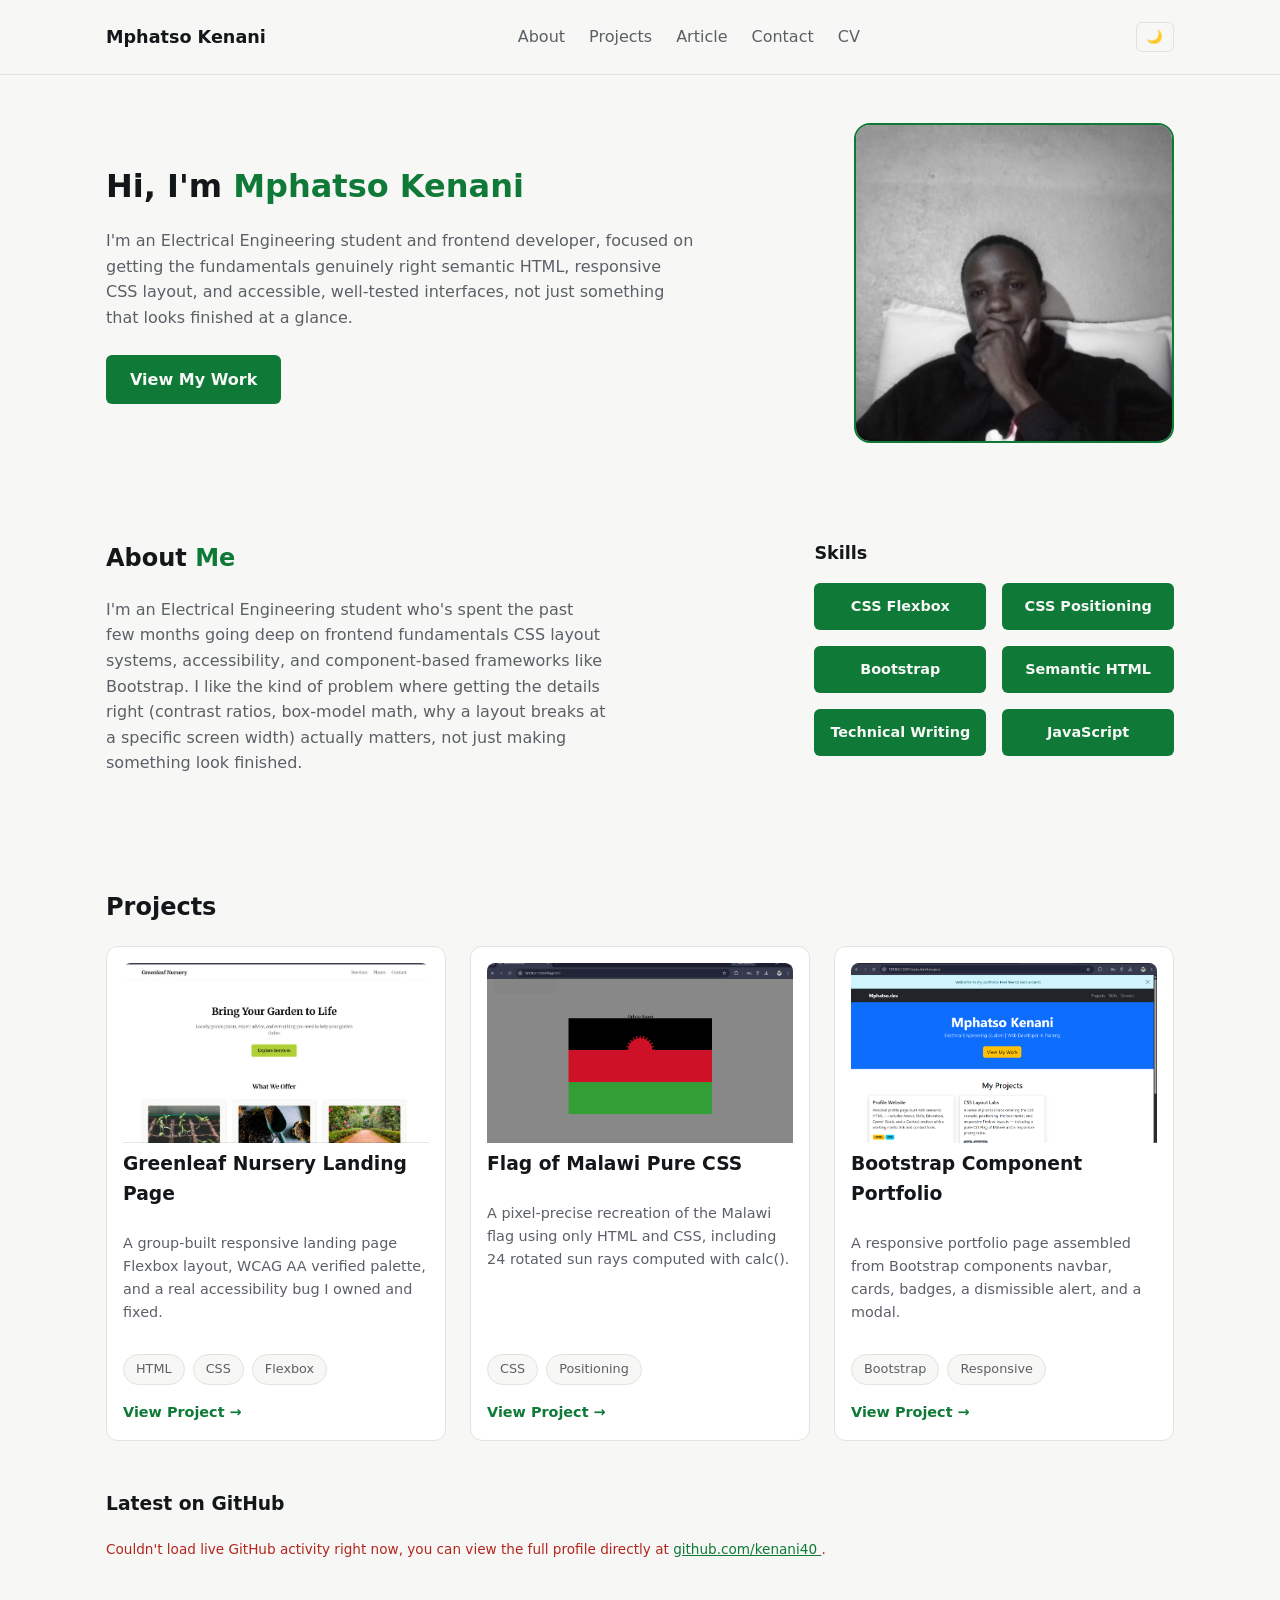
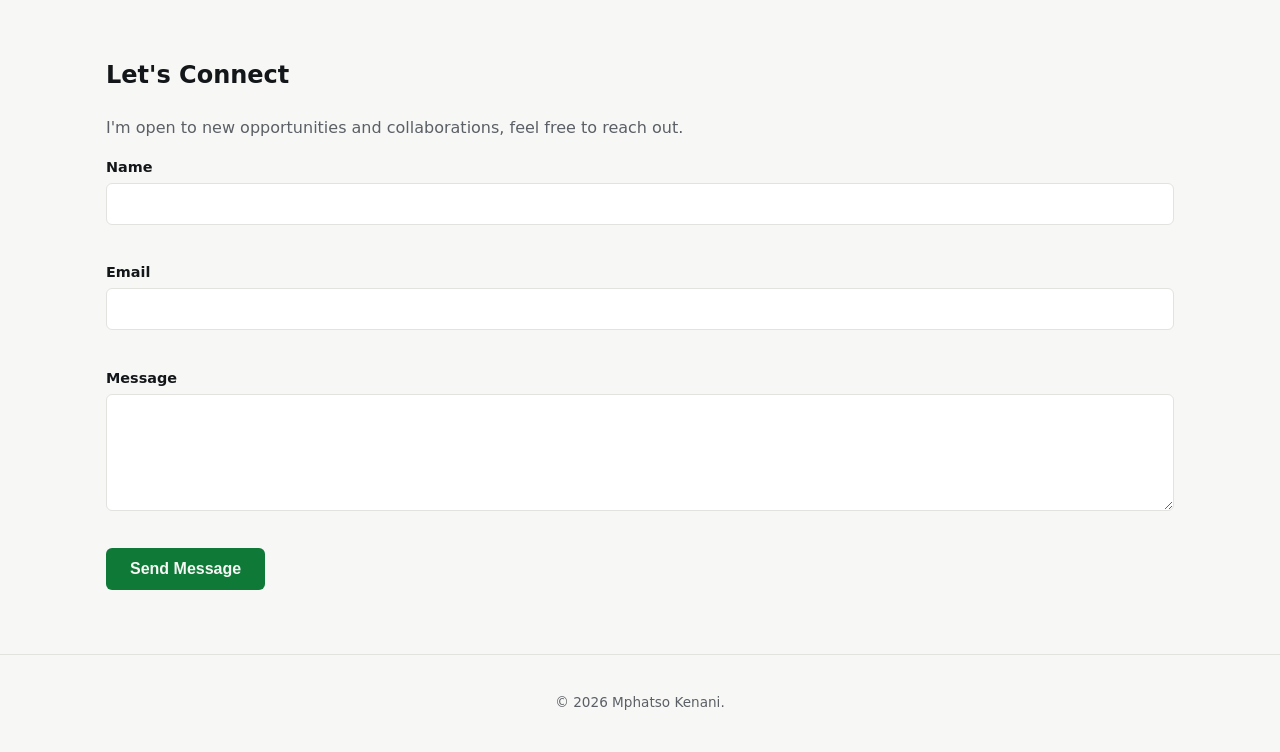
<file: index.html>
<!DOCTYPE html>
<html lang="en">

<head>
  <meta charset="UTF-8">
  <meta name="viewport" content="width=device-width, initial-scale=1.0">
  <title>Mphatso Kenani</title>
  <meta name="description"
    content="Portfolio of Mphatso Kenani  Electrical Engineering student and full-stack web developer.">
  <link rel="stylesheet" href="css/style.css">
</head>

<body>

  <header>
    <nav aria-label="Primary">
      <a href="index.html" class="brand">Mphatso Kenani</a>

      <button id="nav-toggle" aria-expanded="false" aria-controls="nav-links" aria-label="Toggle navigation menu">
        <span></span>
      </button>
      <ul id="nav-links">
        <li><a href="#about">About</a></li>
        <li><a href="#projects">Projects</a></li>
        <li><a href="./article.html">Article</a></li>
        <li><a href="#contact">Contact</a></li>
        <li><a href="./documents/cv.pdf" download>CV</a></li>
      </ul>
      <button id="theme-toggle">
      </button>
    </nav>
  </header>
  <main>
    <!-- HERO -->
    <section id="hero" aria-labelledby="hero-heading">
      <div class="hero-text">
        <h1 id="hero-heading">Hi, I'm <span class="accent">Mphatso Kenani</span></h1>
        <p>
          I'm an Electrical Engineering student and frontend developer,
          focused on getting the fundamentals genuinely right semantic
          HTML, responsive CSS layout, and accessible, well-tested
          interfaces, not just something that looks finished at a glance.
        </p>
        <a href="#projects" class="btn">View My Work</a>
      </div>
      <img src="assets/mkenani.jpg" alt="Portrait of Mphatso Kenani" class="hero-photo">
    </section>

    <!-- ABOUT -->
    <section id="about" aria-labelledby="about-heading">
      <div class="about-text">
        <h2 id="about-heading">About <span class="accent">Me</span></h2>
        <p>
          I'm an Electrical Engineering student who's spent the past few
          months going deep on frontend fundamentals CSS layout systems,
          accessibility, and component-based frameworks like Bootstrap. I
          like the kind of problem where getting the details right (contrast
          ratios, box-model math, why a layout breaks at a specific screen
          width) actually matters, not just making something look finished.
        </p>
      </div>

      <div class="about-skills">
        <h3>Skills</h3>
        <div class="skills" role="group" aria-label="Skills, each linked to a project that demonstrates it">
        <a href="#project-nursery" class="skill-pill">CSS Flexbox</a>
        <a href="#project-flag" class="skill-pill">CSS Positioning</a>
        <a href="#project-bootstrap" class="skill-pill">Bootstrap</a>
        <a href="#project-nursery" class="skill-pill">Semantic HTML</a>
        <a href="article.html" class="skill-pill">Technical Writing</a>
        <a href="#github-activity" class="skill-pill">JavaScript</a>
        </div>
      </div>
    </section>
    
    <!-- PROJECTS -->
    <section id="projects" aria-labelledby="projects-heading">
      <h2 id="projects-heading">Projects</h2>
      <div class="project-grid">
      <article class="project-card" id="project-nursery">
          <img src="assets/nuserly.jpeg" alt="Screenshot of the Greenleaf Nursery landing page">
          <h3>Greenleaf Nursery Landing Page</h3>
          <p>A group-built responsive landing page Flexbox layout, WCAG AA verified palette, and a real accessibility
            bug I owned and fixed.</p>
          <div class="tags">
            <span class="tag">HTML</span>
            <span class="tag">CSS</span>
            <span class="tag">Flexbox</span>
          </div>
         <a href="https://github.com/Student-Work-Classroom-Demo-MUBAS/html-and-css-landing-page-group-one" class="view-project" target="_blank" rel="noopener">View Project →</a>
        </article>
        <article class="project-card" id="project-flag">
          <img src="assets/flag.png" alt="Screenshot of the pure-CSS Flag of Malawi">
          <h3>Flag of Malawi Pure CSS</h3>
          <p>A pixel-precise recreation of the Malawi flag using only HTML and CSS, including 24 rotated sun rays
            computed with calc().</p>
          <div class="tags">
            <span class="tag">CSS</span>
            <span class="tag">Positioning</span>
          </div>
          <a href="https://github.com/Student-Work-Classroom-Demo-MUBAS/lab-three-kenani40" class="view-project" target="_blank" rel="noopener">View Project →</a>
        </article>
        <article class="project-card" id="project-bootstrap">
          <img src="assets/bootstrap.png" alt="Screenshot of the Bootstrap portfolio lab page">
          <h3>Bootstrap Component Portfolio</h3>
          <p>A responsive portfolio page assembled from Bootstrap components navbar, cards, badges, a dismissible alert,
            and a modal.</p>
          <div class="tags">
            <span class="tag">Bootstrap</span>
            <span class="tag">Responsive</span>
          </div>
          <a href="https://github.com/Student-Work-Classroom-Demo-MUBAS/lab-5-lesson-3-bootstrap-fundamentals-kenani40" class="view-project" target="_blank" rel="noopener">View Project →</a>
        </article>
      </div>
      <div class="github-activity" id="github-activity">
        <h3>Latest on GitHub</h3>
        <div id="github-repos" aria-live="polite">
          <p class="loading-text">Loading recent repositories…</p>
        </div>
      </div>
    </section>

    <!-- CONTACT -->
    <section id="contact" aria-labelledby="contact-heading">
      <h2 id="contact-heading">Let's Connect</h2>
      <p>I'm open to new opportunities and collaborations, feel free to reach out.</p>
      <form id="contact-form" novalidate>
        <div class="form-field">
          <label for="name">Name</label>
          <input type="text" id="name" name="name" required>
          <p class="error-message" id="name-error" role="alert"></p>
        </div>
        <div class="form-field">
          <label for="email">Email</label>
          <input type="email" id="email" name="email" required>
          <p class="error-message" id="email-error" role="alert"></p>
        </div>
        <div class="form-field">
          <label for="message">Message</label>
          <textarea id="message" name="message" rows="5" required></textarea>
          <p class="error-message" id="message-error" role="alert"></p>
        </div>
        <button type="submit" class="btn">Send Message</button>
        <p class="form-status" id="form-status" role="status"></p>
      </form>
    </section>
  </main>
  <footer>
    <p>&copy; 2026 Mphatso Kenani.</p>
  </footer>
  <script src="js/theme.js"></script>
  <script src="js/nav.js"></script>
  <script src="js/form.js"></script>
  <script src="js/github.js"></script>
</body>

</html>
</file>
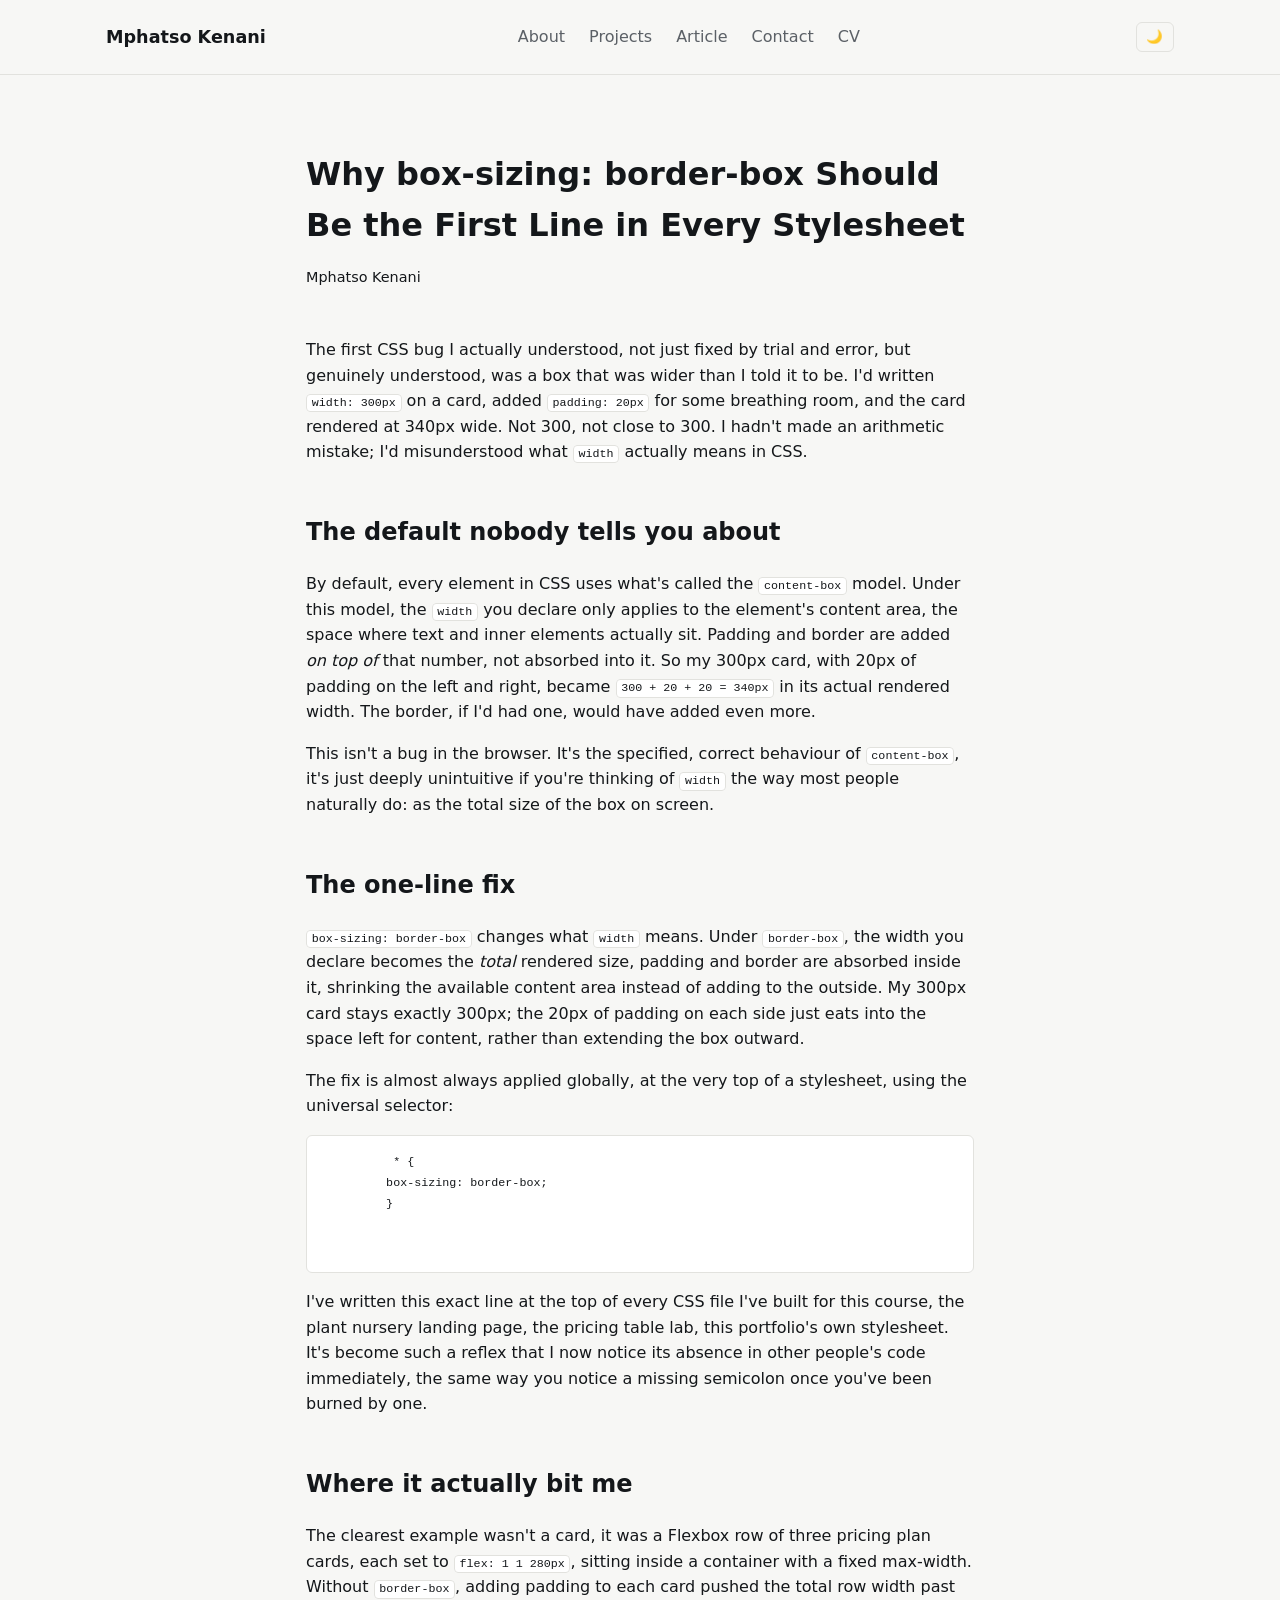
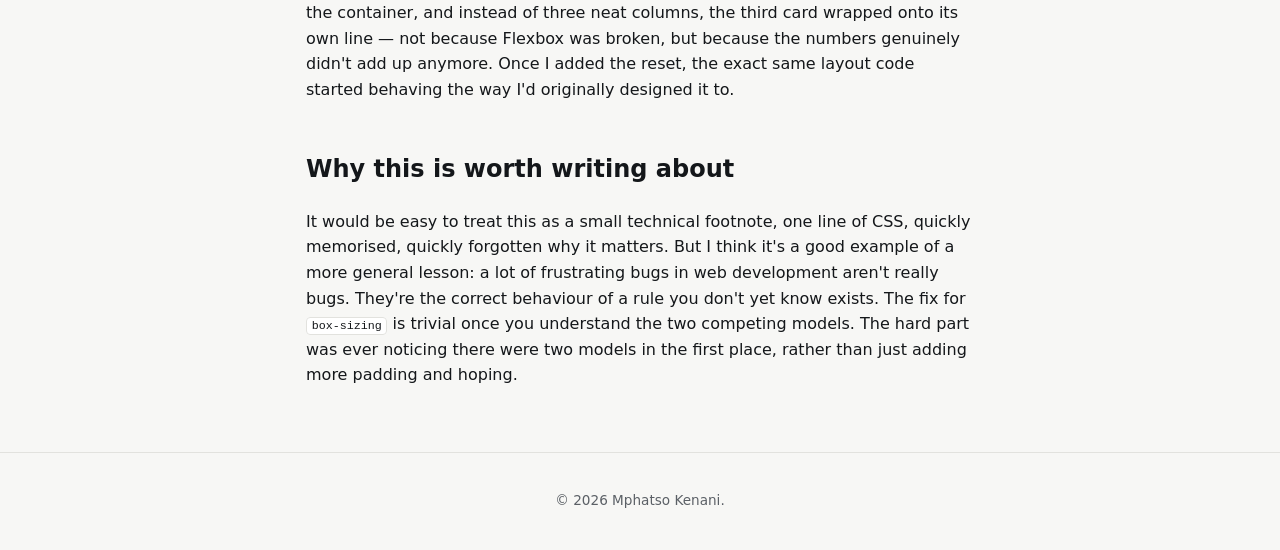
<file: article.html>
<!doctype html>
<html lang="en">
  <head>
    <meta charset="UTF-8">
    <meta name="viewport" content="width=device-width, initial-scale=1.0">
    <title>Article</title>
    <meta
      name="description"
      content="A practical look at the CSS box model and why the border-box reset saves so many layout headaches."
    >
    <link rel="stylesheet" href="css/style.css">
  </head>
  <body>
    <header>
      <nav aria-label="Primary">
        <a href="index.html" class="brand">Mphatso Kenani</a>
        <button
          id="nav-toggle"
          aria-expanded="false"
          aria-controls="nav-links"
          aria-label="Toggle navigation menu"
        >
          <span></span>
        </button>
        <ul id="nav-links">
          <li><a href="index.html#about">About</a></li>
          <li><a href="index.html#projects">Projects</a></li>
          <li><a href="article.html">Article</a></li>
          <li><a href="index.html#contact">Contact</a></li>
          <li><a href="./documents/cv.pdf" download>CV</a></li>
        </ul>
        <button id="theme-toggle" aria-label="Toggle light and dark theme">
          <span aria-hidden="true">🌙</span>
        </button>
      </nav>
    </header>

    <main class="article">
      <article>
        <h1>
          Why box-sizing: border-box Should Be the First Line in Every
          Stylesheet
        </h1>
        <p class="article-meta">Mphatso Kenani</p>
        <p>
          The first CSS bug I actually understood, not just fixed by trial and
          error, but genuinely understood, was a box that was wider than I told
          it to be. I'd written <code>width: 300px</code> on a card, added
          <code>padding: 20px</code> for some breathing room, and the card
          rendered at 340px wide. Not 300, not close to 300. I hadn't made an
          arithmetic mistake; I'd misunderstood what <code>width</code>
          actually means in CSS.
        </p>

        <h2>The default nobody tells you about</h2>
        <p>
          By default, every element in CSS uses what's called the
          <code>content-box</code> model. Under this model, the
          <code>width</code> you declare only applies to the element's content
          area, the space where text and inner elements actually sit. Padding
          and border are added <em>on top of</em> that number, not absorbed into
          it. So my 300px card, with 20px of padding on the left and right,
          became <code>300 + 20 + 20 = 340px</code> in its actual rendered
          width. The border, if I'd had one, would have added even more.
        </p>
        <p>
          This isn't a bug in the browser. It's the specified, correct behaviour
          of <code>content-box</code>, it's just deeply unintuitive if you're
          thinking of <code>width</code> the way most people naturally do: as
          the total size of the box on screen.
        </p>
        <h2>The one-line fix</h2>
        <p>
          <code>box-sizing: border-box</code> changes what
          <code>width</code> means. Under <code>border-box</code>, the width you
          declare becomes the <em>total</em> rendered size, padding and border
          are absorbed inside it, shrinking the available content area instead
          of adding to the outside. My 300px card stays exactly 300px; the 20px
          of padding on each side just eats into the space left for content,
          rather than extending the box outward.
        </p>
        <p>
          The fix is almost always applied globally, at the very top of a
          stylesheet, using the universal selector:
        </p>
        <pre>
         <code>* {
         box-sizing: border-box;
         }
        </code>
        </pre>
        <p>
          I've written this exact line at the top of every CSS file I've built
          for this course, the plant nursery landing page, the pricing table
          lab, this portfolio's own stylesheet. It's become such a reflex that I
          now notice its absence in other people's code immediately, the same
          way you notice a missing semicolon once you've been burned by one.
        </p>

        <h2>Where it actually bit me</h2>
        <p>
          The clearest example wasn't a card, it was a Flexbox row of three
          pricing plan cards, each set to <code>flex: 1 1 280px</code>, sitting
          inside a container with a fixed max-width. Without
          <code>border-box</code>, adding padding to each card pushed the total
          row width past the container, and instead of three neat columns, the
          third card wrapped onto its own line — not because Flexbox was broken,
          but because the numbers genuinely didn't add up anymore. Once I added
          the reset, the exact same layout code started behaving the way I'd
          originally designed it to.
        </p>
        <h2>Why this is worth writing about</h2>
        <p>
          It would be easy to treat this as a small technical footnote, one line
          of CSS, quickly memorised, quickly forgotten why it matters. But I
          think it's a good example of a more general lesson: a lot of
          frustrating bugs in web development aren't really bugs. They're the
          correct behaviour of a rule you don't yet know exists. The fix for
          <code>box-sizing</code> is trivial once you understand the two
          competing models. The hard part was ever noticing there were two
          models in the first place, rather than just adding more padding and
          hoping.
        </p>
      </article>
    </main>
    <footer>
      <p>&copy; 2026 Mphatso Kenani.</p>
    </footer>

    <script src="js/theme.js"></script>
    <script src="js/nav.js"></script>
  </body>
</html>
</file>
<file: css/style.css>
*, ::after, ::before {
  box-sizing: border-box;
}


:root {
  --bg: #F7F7F5;
  --bg-alt: #FFFFFF;
  --text-primary: #14171A;
  --text-secondary: #5B6066;
  --accent: #0F7A38;
  --accent-text: #F7F7F5;
  --border: #E2E2DE;
  --error: #B3261E;

  --font-body: 'Inter', system-ui, sans-serif;
  --space-xs: 0.5rem;
  --space-sm: 1rem;
  --space-md: 1.5rem;
  --space-lg: 3rem;
  --space-xl: 5rem;

  --radius-sm: 6px;
  --radius-pill: 20px;

  --max-width: 1100px;
}

[data-theme="dark"] {
  --bg: #121212;
  --bg-alt: #1E1E1E;
  --text-primary: #EDEDED;
  --text-secondary: #9A9A9A;
  --accent: #22C55E;
  --accent-text: #0A0A0A;
  --border: #2A2A2A;
}

body {
  margin: 0;
  font-family: var(--font-body);
  background-color: var(--bg);
  color: var(--text-primary);
  line-height: 1.6;
  transition: background-color 0.2s ease, color 0.2s ease;
}

img {
  max-width: 100%;
  display: block;
}

a {
  color: var(--accent);
}


a:focus-visible,
button:focus-visible,
input:focus-visible,
textarea:focus-visible {
  outline: 3px solid var(--accent);
  outline-offset: 2px;
}
.accent {
  color: var(--accent);
}

.btn {
  display: inline-block;
  background: var(--accent);
  color: var(--accent-text);
  font-weight: 600;
  text-decoration: none;
  padding: 0.75rem 1.5rem;
  border-radius: var(--radius-sm);
  border: none;
  cursor: pointer;
  font-size: 1rem;
}

/* ============================================
   HEADER / NAV 
   ============================================ */

header {
  background: var(--bg);
  border-bottom: 1px solid var(--border);
  position: sticky;
  top: 0;
  z-index: 10;
}

nav {
  max-width: var(--max-width);
  margin: 0 auto;
  padding: var(--space-sm);
  display: flex;
  align-items: center;
  justify-content: space-between;
  flex-wrap: wrap;
}

.brand {
  font-weight: 700;
  font-size: 1.1rem;
  text-decoration: none;
  color: var(--text-primary);
}

#nav-toggle {
  background: none;
  border: none;
  cursor: pointer;
  padding: 0.5rem;
  order: 2;
}

#nav-toggle span,
#nav-toggle span::before,
#nav-toggle span::after {
  display: block;
  width: 24px;
  height: 2px;
  background: var(--text-primary);
  position: relative;
}

#nav-toggle span::before,
#nav-toggle span::after {
  content: "";
  position: absolute;
}

#nav-toggle span::before { top: -7px; }
#nav-toggle span::after { top: 7px; }

#nav-links {
  list-style: none;
  margin: 0;
  padding: 0;
  display: none;
  flex-direction: column;
  width: 100%;
  order: 3;
  gap: var(--space-xs);
}

#nav-links.open {
  display: flex;
}

#nav-links a {
  text-decoration: none;
  color: var(--text-secondary);
  display: block;
  padding: 0.5rem 0;
}

#nav-links a:hover,
#nav-links a:focus-visible {
  color: var(--accent);
}

#theme-toggle {
  background: none;
  border: 1px solid var(--border);
  border-radius: var(--radius-sm);
  cursor: pointer;
  padding: 0.4rem 0.6rem;
  order: 1;
  margin-left: auto;
  margin-right: 0.75rem;
}

/* ============================================
   HERO
   ============================================ */

#hero {
  max-width: var(--max-width);
  margin: 0 auto;
  padding: var(--space-lg) var(--space-sm);
  display: flex;
  flex-direction: column;
  gap: var(--space-md);
}

.hero-photo {
  order: -1;
}

#hero h1 {
  font-size: 2rem;
  margin: 0 0 var(--space-sm);
}

#hero p {
  color: var(--text-secondary);
  margin: 0 0 var(--space-md);
}

.hero-photo {
  width: 100%;
  max-width: 320px;
  aspect-ratio: 1 / 1;
  object-fit: cover;
  border-radius: 16px;
  border: 2px solid var(--accent);
  margin: 0 auto;
}

/* ============================================
   ABOUT
   ============================================ */

#about {
  max-width: var(--max-width);
  margin: 0 auto;
  padding: var(--space-lg) var(--space-sm);
  display: flex;
  flex-direction: column;
  gap: var(--space-lg);
}

#about h2 {
  margin-top: 0;
}

#about p {
  color: var(--text-secondary);
  text-align: left;
}

#about h3 {
  margin: 0 0 var(--space-sm);
  font-size: 1.1rem;
}

.skills {
  display: grid;
  grid-template-columns: 1fr 1fr;
  gap: var(--space-sm);
}

.about-skills {
  margin-top: var(--space-lg);
}

.skill-pill {
  background: var(--accent);
  color: var(--accent-text);
  text-decoration: none;
  text-align: center;
  padding: 0.75rem 1rem;
  border-radius: var(--radius-sm);
  font-weight: 600;
  font-size: 0.9rem;
}

.skill-pill:hover,
.skill-pill:focus-visible {
  opacity: 0.85;
}

/* ============================================
   PROJECTS
   ============================================ */

#projects {
  max-width: var(--max-width);
  margin: 0 auto;
  padding: var(--space-lg) var(--space-sm);
}

#projects h2 {
  margin-top: 0;
}

.project-grid {
  display: grid;
  grid-template-columns: 1fr;
  gap: var(--space-md);
  align-items: stretch;
}

.project-card {
  background: var(--bg-alt);
  border: 1px solid var(--border);
  border-radius: 12px;
  padding: var(--space-sm);
  display: flex;
  flex-direction: column;
  transition: transform 0.15s ease, box-shadow 0.15s ease;
}

.project-card:hover,
.project-card:focus-within {
  transform: translateY(-4px);
  box-shadow: 0 8px 20px rgba(0, 0, 0, 0.08);
}

.project-card img {
  border-radius: 8px 8px 0 0;
  height: 180px;
  object-fit: cover;
  width: 100%;
  margin-bottom:6px;
}

.project-card h3 {
  margin: 0 0 var(--space-xs);
}

.project-card p {
  color: var(--text-secondary);
  font-size: 0.9rem;
  flex-grow: 1;
}

.tags {
  display: flex;
  flex-wrap: wrap;
  gap: 0.5rem;
  margin: var(--space-sm) 0;
}

.tag {
  background: var(--bg);
  border: 1px solid var(--border);
  border-radius: var(--radius-pill);
  padding: 0.25rem 0.75rem;
  font-size: 0.8rem;
  color: var(--text-secondary);
}

.view-project {
  display: inline-block;
  font-weight: 600;
  font-size: 0.9rem;
  text-decoration: none;
  color: var(--accent);
}

/* ============================================
   CONTACT
   ============================================ */

#contact {
  max-width: var(--max-width);
  margin: 0 auto;
  padding: var(--space-lg) var(--space-sm);
}

#contact h2 {
  margin-top: 0;
}

#contact > p {
  color: var(--text-secondary);
}

.form-field {
  margin-bottom: var(--space-sm);
  display: flex;
  flex-direction: column;
}

.form-field label {
  font-weight: 600;
  margin-bottom: 0.25rem;
  font-size: 0.9rem;
}

.form-field input,
.form-field textarea {
  padding: 0.65rem;
  border: 1px solid var(--border);
  border-radius: var(--radius-sm);
  background: var(--bg-alt);
  color: var(--text-primary);
  font-family: inherit;
  font-size: 1rem;
}

.form-field input.invalid,
.form-field textarea.invalid {
  border-color: var(--error);
}

.error-message {
  color: var(--error);
  font-size: 0.85rem;
  margin: 0.25rem 0 0;
  min-height: 1.2em;
}

.form-status {
  margin-top: var(--space-sm);
  font-weight: 600;
}

.contact-links {
  display: flex;
  flex-direction: column;
  gap: var(--space-xs);
  margin-top: var(--space-lg);
}

.contact-links a {
  text-decoration: none;
  font-weight: 600;
}

/* ============================================
   FOOTER
   ============================================ */

footer {
  text-align: center;
  padding: var(--space-md);
  color: var(--text-secondary);
  font-size: 0.85rem;
  border-top: 1px solid var(--border);
}
/* ============================================
   GITHUB ACTIVITY
   ============================================ */

.github-activity {
  margin-top: var(--space-lg);
}

.github-activity h3 {
  margin-bottom: var(--space-sm);
}

#github-repos {
  display: flex;
  flex-wrap: wrap;
  gap: var(--space-md);
}

#github-repos .project-card {
  flex: 1 1 260px;
}

#github-repos .loading-text {
  color: var(--text-secondary);
  font-style: italic;
}


@media (max-width: 599px) {
  #github-repos {
    flex-direction: column;
  }

  #github-repos .project-card {
    max-width: 100%;
  }
}

/* ============================================
   404 PAGE
   ============================================ */
 
.not-found {
  max-width: var(--max-width);
  margin: 0 auto;
  padding: var(--space-xl) var(--space-sm);
  text-align: center;
}
 
.not-found-code {
  font-size: 6rem;
  font-weight: 700;
  color: var(--accent);
  margin: 0;
  line-height: 1;
}
 
.not-found h1 {
  margin: var(--space-sm) 0;
}
 
.not-found p {
  color: var(--text-secondary);
  max-width: 500px;
  margin: 0 auto var(--space-md);
}
 
.not-found-links {
  display: flex;
  flex-direction: column;
  gap: var(--space-sm);
  align-items: center;
  margin-top: var(--space-md);
}
 
@media (min-width: 600px) {
  .not-found-links {
    flex-direction: row;
    justify-content: center;
  }
}
/* ============================================
   ARTICLE PAGE
   ============================================ */
 
.article {
  max-width: 700px;
  margin: 0 auto;
  padding: var(--space-lg) var(--space-sm);
}
 
.article h1 {
  font-size: 2rem;
  margin-bottom: var(--space-xs);
}
 
.article-meta {
  color: var(--text-secondary);
  font-size: 0.9rem;
  margin-bottom: var(--space-lg);
}
 
.article h2 {
  margin-top: var(--space-lg);
}
 
.article p {
  color: var(--text-primary);
}
 
.article code {
  background: var(--bg-alt);
  border: 1px solid var(--border);
  border-radius: 4px;
  padding: 0.1em 0.4em;
  font-size: 0.9em;
}
 
.article pre {
  background: var(--bg-alt);
  border: 1px solid var(--border);
  border-radius: var(--radius-sm);
  padding: var(--space-sm);
  overflow-x: auto;
}
 
.article pre code {
  background: none;
  border: none;
  padding: 0;
}
 
/* ============================================
   BREAKPOINT 1 — TABLET (768px+)
   ============================================ */

@media (min-width: 768px) {
  #nav-toggle {
    display: none;
  }

  #nav-links {
    display: flex;
    flex-direction: row;
    width: auto;
    order: 2;
    gap: var(--space-md);
  }

  #theme-toggle {
    order: 3;
    margin-left: var(--space-md);
    margin-right: 0;
  }

  .skills {
    grid-template-columns: 1fr 1fr;
  }

  .project-grid {
    grid-template-columns: 1fr 1fr;
  }
}

/* ============================================
   BREAKPOINT 2 — DESKTOP (1024px+)
   ============================================ */

@media (min-width: 1024px) {
  #hero {
    flex-direction: row;
    align-items: center;
    justify-content: space-between;
  }

  .hero-text {
    max-width: 55%;
  }

  .hero-photo {
    order: 0; 
    margin: 0;
  }

  #about {
    flex-direction: row;
    justify-content: space-between;
    align-items: flex-start;
  }

  .about-text {
    max-width: 500px;
  }

  .about-skills {
    margin-top: 0;
  }

  .project-grid {
    grid-template-columns: 1fr 1fr 1fr;
  }
}

/* ============================================
   BREAKPOINT 3 — LARGE DESKTOP (1440px+)
   ============================================ */

@media (min-width: 1440px) {
  :root {
    --max-width: 1280px;
  }

  #hero h1 {
    font-size: 3.5rem;
  }
}
</file>
